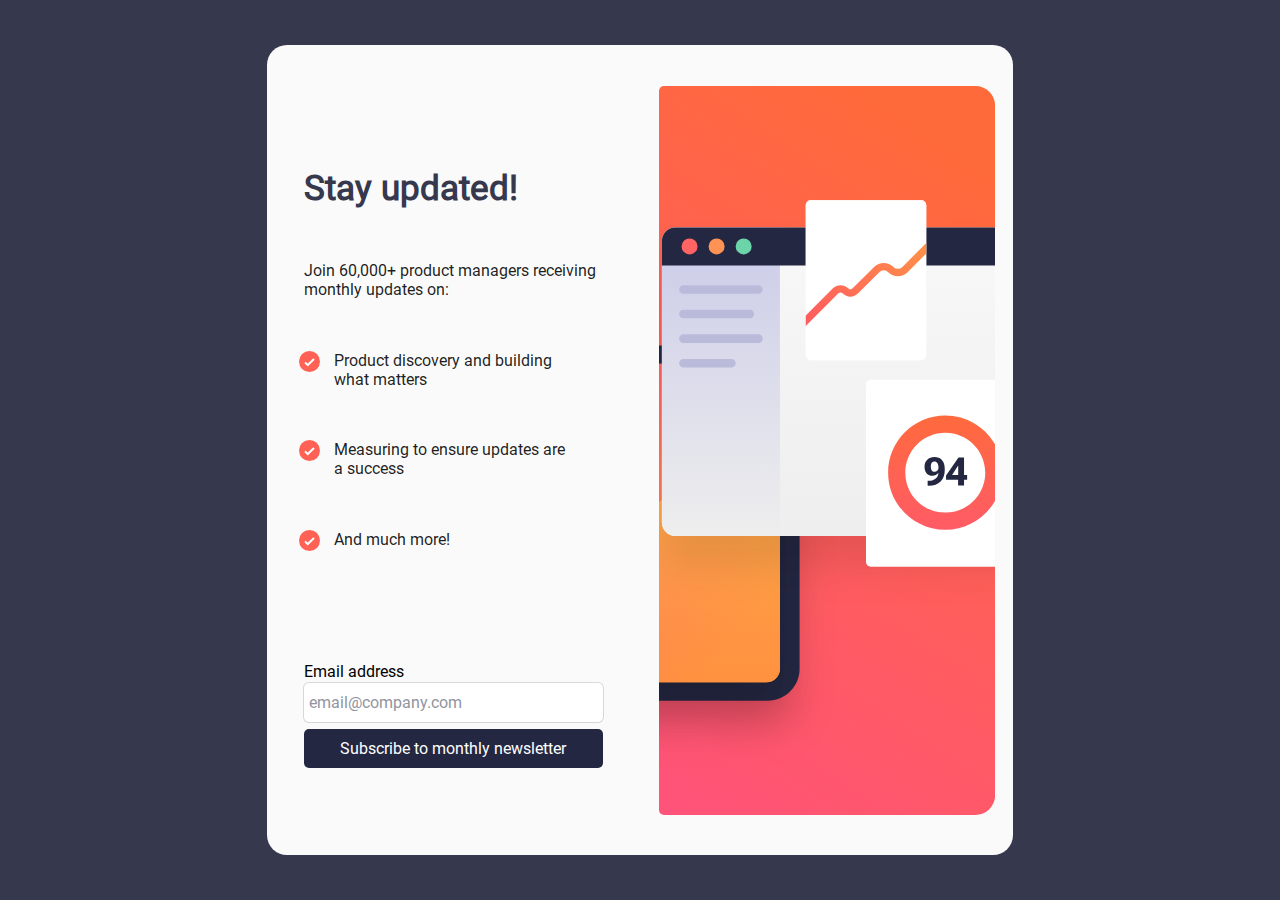
<file: index.html>
<!DOCTYPE html>
<html lang="en">
  <head>
    <meta charset="UTF-8" />
    <meta name="viewport" content="width=device-width, initial-scale=1.0" />
    <title>Document</title>
    <link rel="stylesheet" href="Responsive.css" />
    <link rel="stylesheet" href="Styles.css" />
  </head>
  <body>
    <div class="container col-xs-12 col-sm-11 col-lg-7">
      <div class="left-side">
        <div class="bg-img"></div>
      </div>
      <div class="right-side">
        <div class="details">
          <h1>Stay updated!</h1>
          <p>Join 60,000+ product managers receiving monthly updates on:</p>
          <p>
            <span><img src="icons-img/icon-list.svg" alt="" /></span>Product
            discovery and building what matters
          </p>
          <p>
            <span><img src="icons-img/icon-list.svg" alt="" /></span
            >Measuring to ensure updates are a success
          </p>
          <p>
            <span><img src="icons-img/icon-list.svg" alt="" /></span>And much
            more!
          </p>
        </div>

        <form action="index2.html" id="get-email-address" method="get">
          <div class="email-section">
            <label for="email-input" class="em-ad"
              >Email address<span class="label-span"></span
            ></label>
            <input
              type="email"
              name="email"
              id="email-in"
              placeholder="email@company.com"
              autocomplete="off"
            />
          </div>
          <button type="submit" class="sub-btn">
            Subscribe to monthly newsletter
          </button>
        </form>
      </div>
    </div>

    <script src="script.js"></script>
  </body>
</html>
</file>
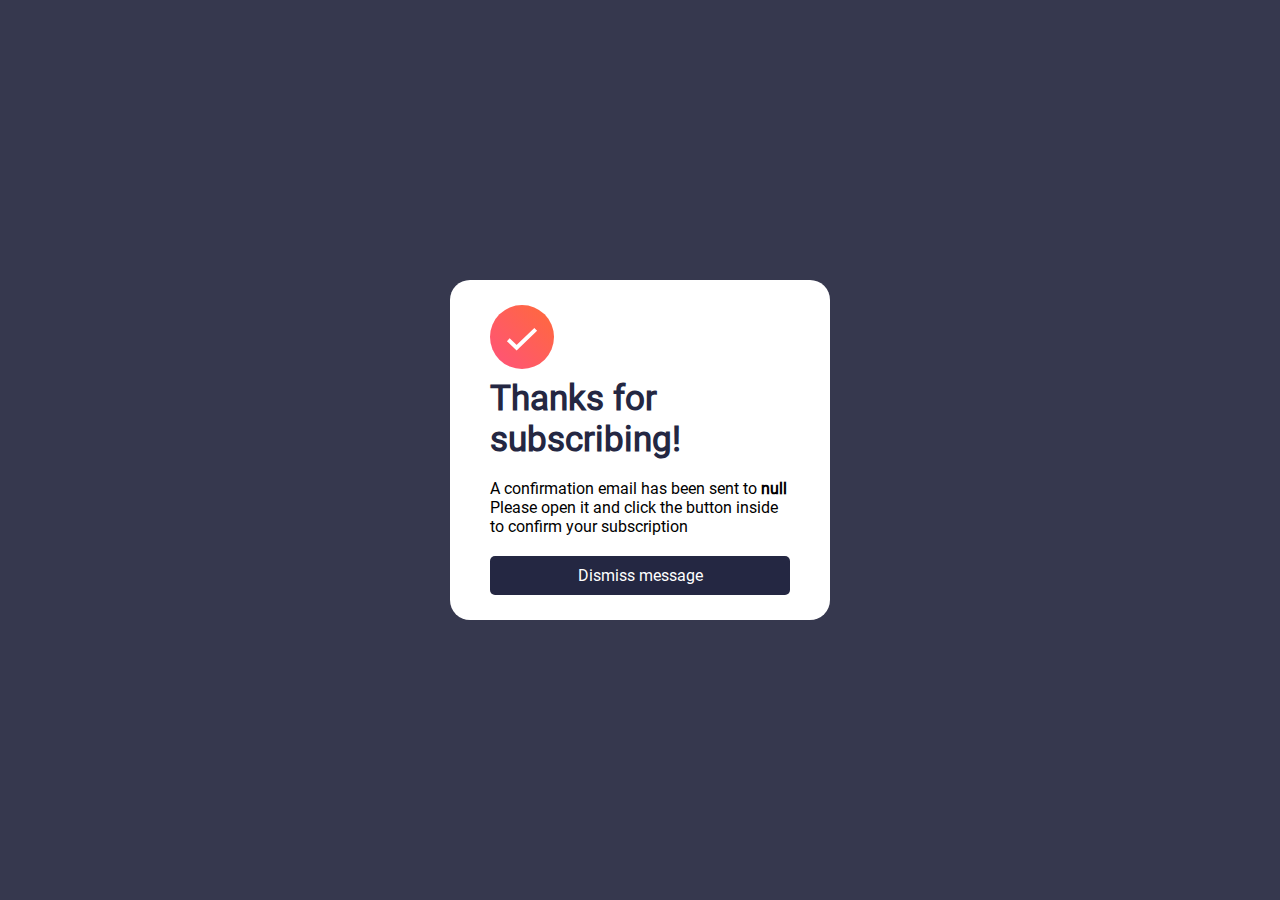
<file: index2.html>
<!DOCTYPE html>
<html lang="en">
  <head>
    <meta charset="UTF-8" />
    <meta name="viewport" content="width=device-width, initial-scale=1.0" />
    <title>Document</title>
    <link rel="stylesheet" href="Responsive.css" />
    <link rel="stylesheet" href="Styles.css" />
  </head>
  <body>
    <div class="container2">
      <div class="tick-icon">
        <img src="icons-img/icon-success.svg" alt="" />
      </div>
      <p class="thanks">Thanks for subscribing!</p>
      <p>
        A confirmation email has been sent to
        <span class="my-mail"></span> Please open it and click the button inside
        to confirm your subscription
      </p>
      <button type="button" class="sub-btn disBtn">Dismiss message</button>
    </div>
  </body>
  <script src="script2.js"></script>
</html>
</file>
<file: Responsive.css>
* {
  margin: 0;
  padding: 0;
}
@media screen and (max-width: 450px) {
  .col-xs-1 {
    width: 8.33%;
  }
  .col-xs-2 {
    width: 16.66%;
  }
  .col-xs-3 {
    width: 25%;
  }
  .col-xs-4 {
    width: 33.33%;
  }
  .col-xs-5 {
    width: 41.66%;
  }
  .col-xs-6 {
    width: 50%;
  }
  .col-xs-7 {
    width: 58.33%;
  }
  .col-xs-8 {
    width: 66.66%;
  }
  .col-xs-9 {
    width: 75%;
  }
  .col-xs-10 {
    width: 83.33%;
  }
  .col-xs-11 {
    width: 91.66%;
  }
  .col-xs-12 {
    width: 0%;
  }

  .container {
    position: absolute;
    top: 0;
    background: #ffffff;
    width: 100%;
    height: 100% !important;
    display: grid;
    grid-template-columns: 1fr;
    grid-template-rows: 0.4fr 0.6fr;
    justify-content: center;
    border-radius: 0 !important;
  }
  .container2 {
    background: #ffffff;
    width: 100% !important;
    height: 100% !important;
    border-radius: 0 !important;
  }

  .left-side {
    width: 100%;
    height: 100%;
    display: flex;
  }

  .bg-img {
    width: 100%;
    height: 90%;
    background: #000;
    border-radius: 0 0 20px 20px;
    background-image: url("icons-img/illustration-sign-up-mobile.svg");
    background-position: center;
    background-repeat: no-repeat;
    background-clip: border-box;
    background-size: cover;
  }
}

@media screen and (min-width: 450px) {
  .col-sm-1 {
    width: 8.33%;
  }
  .col-sm-2 {
    width: 16.66%;
  }
  .col-sm-3 {
    width: 25%;
  }
  .col-sm-4 {
    width: 33.33%;
  }
  .col-sm-5 {
    width: 41.66%;
  }
  .col-sm-6 {
    width: 50%;
  }
  .col-sm-7 {
    width: 58.33%;
  }
  .col-sm-8 {
    width: 66.66%;
  }
  .col-sm-9 {
    width: 75%;
  }
  .col-sm-10 {
    width: 83.33%;
  }
  .col-sm-11 {
    width: 91.66%;
  }
  .col-sm-12 {
    width: 100%;
  }

  .container {
    height: 90% !important;
    background: #fafafa;
    display: grid;
    grid-template-columns: 1fr 1fr;
    grid-template-rows: 1fr;
  }
  .container2 {
    background: #ffffff;
    width: 300px;
    height: 300px;
    border-radius: 20px;
  }
  .left-side {
    width: 100%;
    order: 2;
    display: flex;
    justify-content: center;
    align-items: center;
  }
  .bg-img {
    width: 90%;
    height: 90%;
    background-image: url("icons-img/illustration-sign-up-desktop.svg");
    background-position: right;
    background-repeat: no-repeat;
    background-clip: border-box;
    background-size: cover;
    border-radius: 5px;
  }
}
@media screen and (max-width: 550px) {
  .container {
    height: fit-content;
  }
  .container2 {
    background: #ffffff;
    width: 300px;
    height: 300px;
    border-radius: 20px;
  }
}
@media screen and (min-width: 992px) {
  .col-lg-1 {
    width: 8.33%;
  }
  .col-lg-2 {
    width: 16.66%;
  }
  .col-lg-3 {
    width: 25%;
  }
  .col-lg-4 {
    width: 33.33%;
  }
  .col-lg-5 {
    width: 41.66%;
  }
  .col-lg-6 {
    width: 50%;
  }
  .col-lg-7 {
    width: 58.33%;
  }
  .col-lg-8 {
    width: 66.66%;
  }
  .col-lg-9 {
    width: 75%;
  }
  .col-lg-10 {
    width: 83.33%;
  }
  .col-lg-11 {
    width: 91.66%;
  }
  .col-lg-12 {
    width: 100%;
  }
  .container {
    height: 90% !important;
    display: grid;
  }
  .container2 {
    background: #ffffff;
    width: 300px;
    height: 300px;
    border-radius: 20px;
  }
}
</file>
<file: Styles.css>
@font-face {
  font-family: "roboto-font";
  src: url("fonts/Roboto-Regular.ttf") format("truetype");
}
* {
  margin: 0;
  padding: 0;
  box-sizing: 0;
  border: 0;
  outline: 0;
  font-size: 16px;
  font-family: "roboto-font" , sans-serif;
}
body {
  position: relative;
  width: 100%;
  height: 100vh;
  display: flex;
  justify-content: center;
  align-items: center;
  background: hsl(235, 18%, 26%);
  
}

.container {
  height: max-content;
  border-radius: 20px;
}

.right-side {
  width: 100%;
  display: flex;
  flex-direction: column;
  align-items: center;
  justify-content: space-evenly;
  justify-content: space-evenly;
  padding: 10px 0;
}
.right-side .details {
  position: relative;
  height: 60%;
  width: 80%;
  display: flex;
  flex-direction: column;
  align-items: center;
  justify-content: space-evenly;
  gap: 5px;
}
.details h1 {
  color: hsl(235, 18%, 26%);
  width: 100%;
  text-align: justify;
  font-size: 35px;
}
.details p {
  color: #000000e1;
  font-weight: lighter;
}
.details p:not(:first-of-type) {
  right: 0;
  width: 80%;
}
.details p span {
  position: absolute;
  left: -5px;
  width: 20px;
  height: 20px;
}

#get-email-address {
  width: 80%;
  height: fit-content;
  display: flex;
  flex-direction: column;
  gap: 5px 0;
  padding: 0 0 10px 0;
}
.email-section {
  width: 100%;
  display: flex;
  flex-direction: column;
}
.email-section label {
  width: 100%;
  display: flex;
  flex-flow: row wrap;
  justify-content: space-between;
}
.error {
  border: 1px solid #ff6257;
  background: #ee0f0f38;
}
.email-error::after {
  content: "Valid email required";
  color: #ff6257;
  font-size: smaller;
  font-weight: bold;
}
.email-section input {
  padding: 10px 5px;
  margin: 2px 0;
  box-shadow: #00000005 0px 1px 3px 0px, #1b1f2326 0px 0px 0px 1px;
  border-radius: 5px;
}

.sub-btn {
  width: 100%;
  padding: 10px 5px;
  background: hsl(234, 29%, 20%);
  color: #fff;
  border-radius: 5px;
  cursor: pointer;
}
.sub-btn:hover {
  background: #ff6257;
  transition: all 0.4s;
}
::placeholder {
  color: #9294a0;
}

/*index1*/

/*index2*/

.container2 {
  display: flex;
  flex-direction: column;
  justify-content: space-evenly;
  align-items: center;
  padding: 20px 40px;
}
.container2 p:not(.thanks) {
  width: 100%;
  margin: 15px 0;
}
.my-mail {
  color: #000;
  font-weight: bold;
}
.tick-icon {
  width: 100%;
}
.thanks {
  color: hsl(234, 29%, 20%);
  width: 100%;
  text-align: left;
  font-weight: bolder;
  font-size: 35px;
}
</file>
